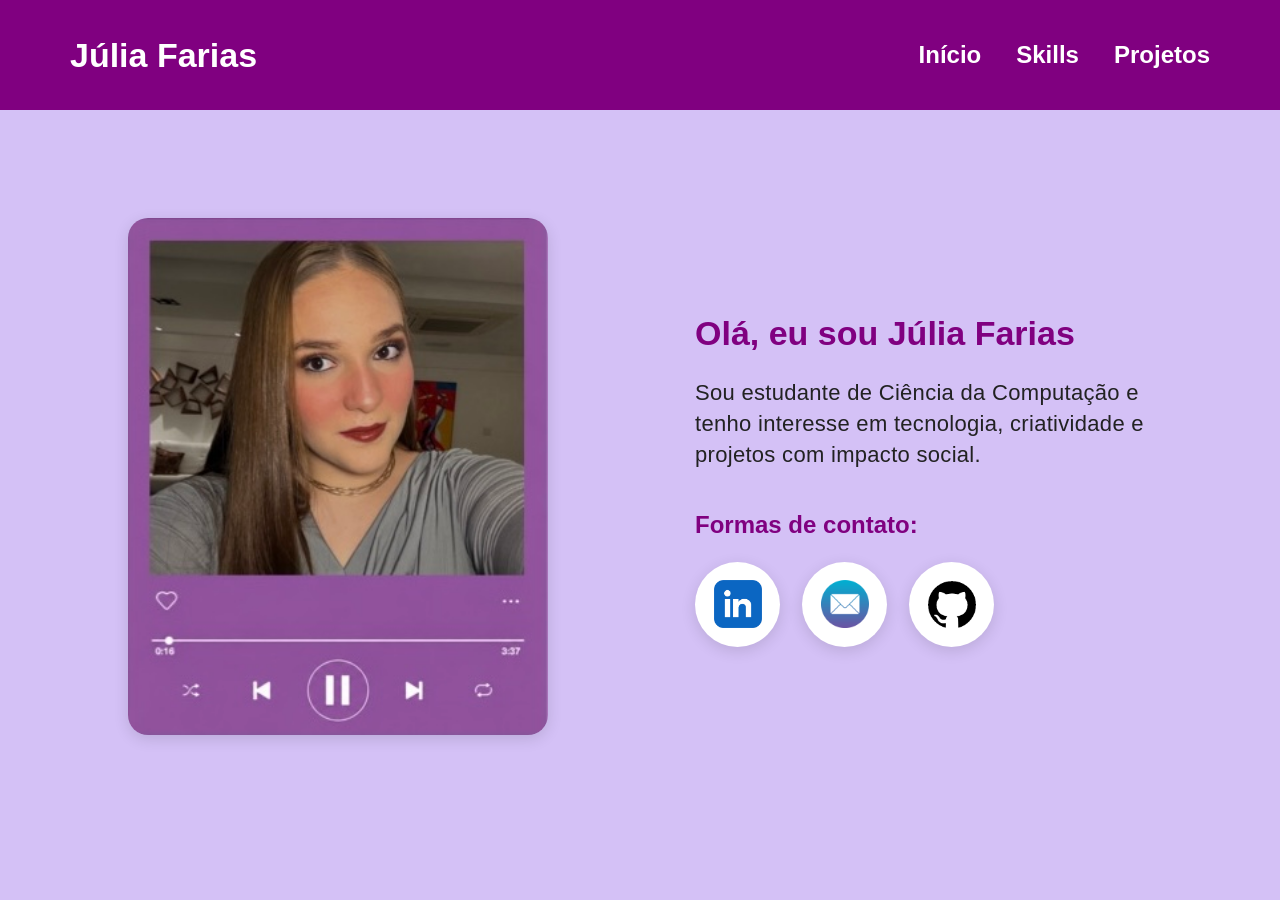
<file: index.html>
<!DOCTYPE html>
<html lang="pt-BR">
<head>
  <meta charset="UTF-8">
  <meta name="viewport" content="width=device-width, initial-scale=1.0">
  <title>Portfólio - Júlia Farias</title>
  <link rel="stylesheet" href="style.css">
</head>

<body>

  <header>
    <div class="interface">
      <h1>Júlia Farias</h1>

      <nav>
        <a href="index.html">Início</a>
        <a href="sobre.html">Skills</a>
        <a href="projetos.html">Projetos</a>
      </nav>
    </div>
  </header>

  <main class="pagina-inicial">
    <section class="hero">

      <div class="hero-imagem">
        <img src="imagens/agora1.jpg" alt="Foto de Júlia Farias">
      </div>

      <div class="texto-inicial">
        <h2>Olá, eu sou Júlia Farias</h2>

        <h3 id="saudacao"></h3>

        <p>
          Sou estudante de Ciência da Computação e tenho interesse em tecnologia,
          criatividade e projetos com impacto social.
        </p>

        <div class="contato-inicial">
          <h3>Formas de contato:</h3>

          <div class="baloes-contato">

            <a href="https://www.linkedin.com/in/juliafariasa/" target="_blank" class="balao-contato">
              <img src="imagens/linkedin.PNG" alt="LinkedIn">
            </a>

            <a href="mailto:jfa@cesar.school" target="_blank" class="balao-contato">
              <img src="imagens/email.PNG" alt="E-mail">
            </a>

            <a href="https://github.com/juliafariasa" target="_blank" class="balao-contato">
              <img src="imagens/github.PNG" alt="GitHub">
            </a>

          </div>
        </div>

      </div>

    </section>
  </main>
</file>
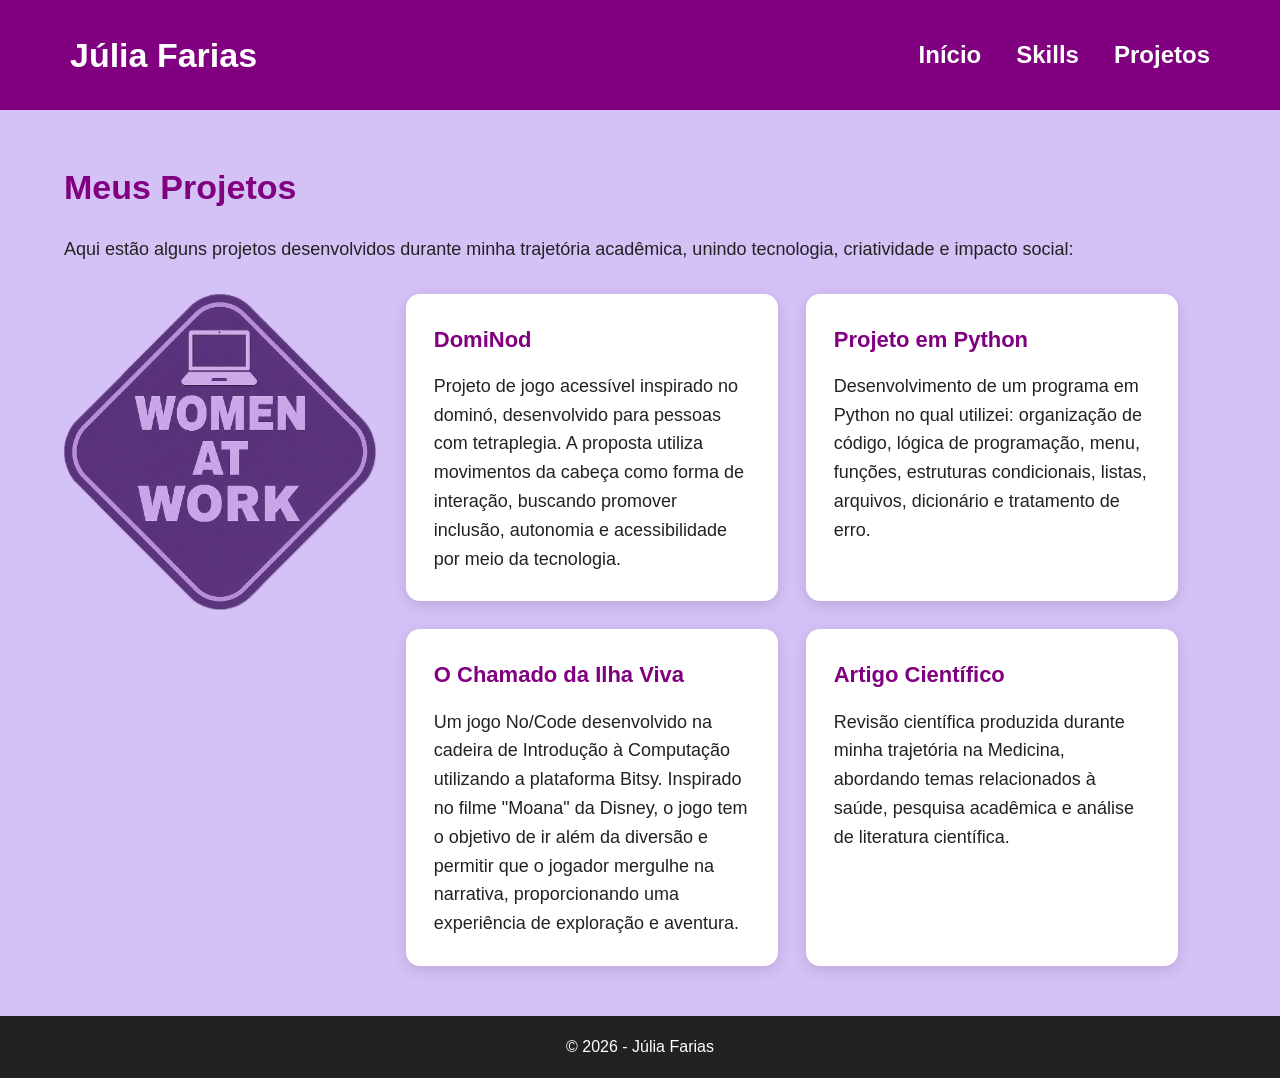
<file: projetos.html>
<!DOCTYPE html>
<html lang="pt-BR">
<head>
  <meta charset="UTF-8">
  <meta name="viewport" content="width=device-width, initial-scale=1.0">
  <title>Projetos - Júlia Farias</title>
  <link rel="stylesheet" href="style.css">
</head>

<body>

  <header>
    <div class="interface">
      <h1>Júlia Farias</h1>

      <nav>
        <a href="index.html">Início</a>
        <a href="sobre.html">Skills</a>
        <a href="projetos.html">Projetos</a>
      </nav>
    </div>
  </header>

  <main class="pagina-projetos">
    <h2>Meus Projetos</h2>

    <p>
      Aqui estão alguns projetos desenvolvidos durante minha trajetória acadêmica,
      unindo tecnologia, criatividade e impacto social:
    </p>

    <div class="area-projetos">

      <div class="foto-projetos">
        <img src="imagens/work1.png" alt="Foto dos projetos">
      </div>

      <section class="projetos-container">

        <a href="https://sites.google.com/cesar.school/grupo19/home" class="card-link" target="_blank">
          <article class="projeto-card">
            <h3>DomiNod</h3>
            <p>
              Projeto de jogo acessível inspirado no dominó, desenvolvido para pessoas com
              tetraplegia. A proposta utiliza movimentos da cabeça como forma de interação,
              buscando promover inclusão, autonomia e acessibilidade por meio da tecnologia.
            </p>
          </article>
        </a>

        <a href="https://github.com/GManzii/Projeto-hyrox-planner.git" class="card-link" target="_blank">
          <article class="projeto-card">
            <h3>Projeto em Python</h3>
            <p>
              Desenvolvimento de um programa em Python no qual utilizei: organização de código,
              lógica de programação, menu, funções, estruturas condicionais, listas, arquivos,
              dicionário e tratamento de erro.
            </p>
          </article>
        </a>

        <a href="https://isabela-melo-da-silva.itch.io/o-chamado-da-ilha-viva" class="card-link" target="_blank">
          <article class="projeto-card">
            <h3>O Chamado da Ilha Viva</h3>
            <p>
              Um jogo No/Code desenvolvido na cadeira de Introdução à Computação utilizando a plataforma Bitsy.
              Inspirado no filme "Moana" da Disney, o jogo tem o objetivo de ir além da diversão e permitir que o
              jogador mergulhe na narrativa, proporcionando uma experiência de exploração e aventura.
            </p>
          </article>
        </a>

        <a href="https://periodicos.unifesp.br/index.php/neurociencias/article/download/19850/14199/90715" class="card-link" target="_blank">
          <article class="projeto-card">
            <h3>Artigo Científico</h3>
            <p>
              Revisão científica produzida durante minha trajetória na Medicina, abordando
              temas relacionados à saúde, pesquisa acadêmica e análise de literatura científica.
            </p>
          </article>
        </a>

      </section>

    </div>
  </main>

  <footer>
    <p>&copy; 2026 - Júlia Farias</p>
  </footer>

</body>
</html>
</file>
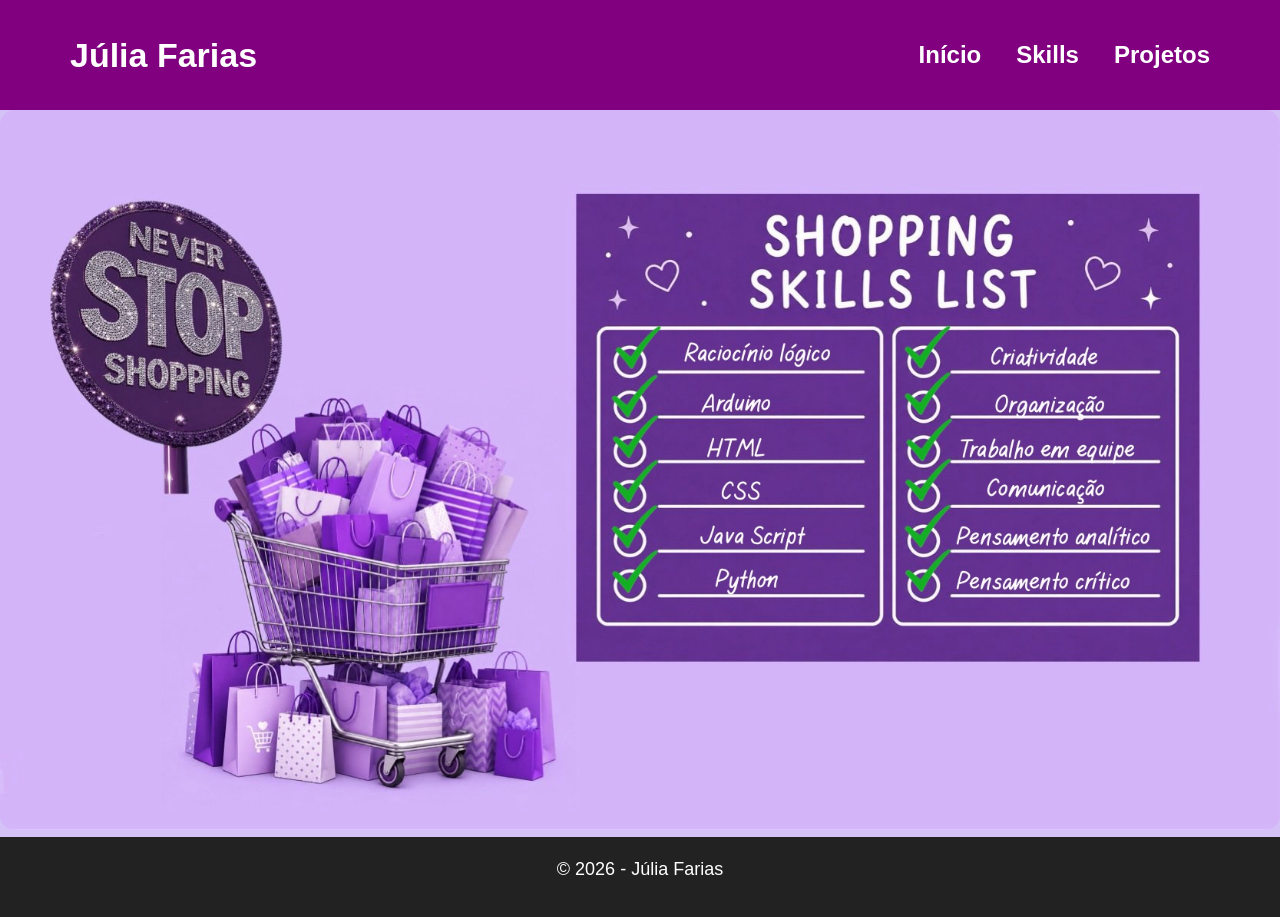
<file: sobre.html>
<!DOCTYPE html>
<html lang="pt-BR">
<head>
  <meta charset="UTF-8">
  <meta name="viewport" content="width=device-width, initial-scale=1.0">
  <title>Sobre mim - Júlia Farias</title>
  <link rel="stylesheet" href="style.css">
</head>

<body class="pagina-sobre">

  <header>
    <div class="interface">
      <h1>Júlia Farias</h1>

      <nav>
        <a href="index.html">Início</a>
        <a href="sobre.html">Skills</a>
        <a href="projetos.html">Projetos</a>
      </nav>
    </div>
  </header>

  <main class="sobre-imagem">
    <img src="imagens/pagina2.jpg" alt="Sobre mim">
  </main>

  <footer>
    <p>&copy; 2026 - Júlia Farias</p>
  </footer>

</body>
</html>
</file>
<file: style.css>
:root {
  --cor-principal: #800080;
  --cor-principal-escura: #5f005f;
  --cor-fundo: #D4C1F6;
  --cor-fundo-projetos: #f8f4ec;
  --cor-texto: #222222;
  --cor-card: #ffffff;
  --cor-sombra: rgba(0, 0, 0, 0.12);
}

* {
  margin: 0;
  padding: 0;
  box-sizing: border-box;
}

body {
  background-color: var(--cor-fundo);
  color: var(--cor-texto);
  font-family: Arial, Helvetica, sans-serif;
  line-height: 1.6;

  min-height: 100vh;
  display: flex;
  flex-direction: column;
}

/* ========================= */
/* CABEÇALHO */
/* ========================= */

header {
  background-color: var(--cor-principal);
  color: white;
  padding: 28px 0;
}

.interface {
  width: 100%;
  padding: 0 70px;

  display: flex;
  align-items: center;
  justify-content: space-between;
}

header h1 {
  font-size: 34px;
  color: white;
  margin: 0;
}

header nav {
  display: flex;
  gap: 35px;
  align-items: center;
}

header nav a {
  color: white;
  text-decoration: none;
  font-weight: bold;
  font-size: 24px;
}

header nav a:visited {
  color: white;
}

header nav a:hover {
  text-decoration: underline;
}

/* ========================= */
/* PÁGINA INICIAL - INDEX */
/* ========================= */

main.pagina-inicial {
  flex: 1;
  width: 100%;
  margin: 0;
  padding: 0;
}

.pagina-inicial .hero {
  width: 100%;
  min-height: calc(100vh - 168px);

  display: flex;
  align-items: center;
  justify-content: space-between;

  padding: 60px 90px;
  gap: 70px;

  background-color: var(--cor-fundo);
}

.pagina-inicial .hero-imagem {
  width: 45%;

  display: flex;
  justify-content: center;
  align-items: center;
}

.pagina-inicial .hero-imagem img {
  width: 420px;
  max-width: 100%;
  display: block;

  border-radius: 20px;
  box-shadow: 0 4px 15px var(--cor-sombra);
}

.pagina-inicial .texto-inicial {
  width: 45%;
  margin-left: auto;
}

.pagina-inicial .texto-inicial h2 {
  color: var(--cor-principal);
  font-size: 34px;
  margin-bottom: 15px;
}

/* Mensagem do JavaScript */
.pagina-inicial .texto-inicial #saudacao {
  color: var(--cor-principal-escura);
  font-size: 22px;
  font-weight: bold;
  margin-bottom: 18px;
}

.pagina-inicial .texto-inicial p {
  font-size: 22px;
  line-height: 1.4;
  max-width: 650px;
  margin-bottom: 16px;
  letter-spacing: 0.3px;
}

/* ========================= */
/* CONTATOS - SOMENTE INDEX */
/* ========================= */

.pagina-inicial .contato-inicial {
  margin-top: 35px;
}

.pagina-inicial .contato-inicial h3 {
  color: var(--cor-principal);
  font-size: 24px;
  margin-bottom: 18px;
}

.pagina-inicial .baloes-contato {
  display: flex;
  align-items: center;
  gap: 22px;
}

.pagina-inicial .balao-contato {
  width: 85px;
  height: 85px;

  display: flex;
  align-items: center;
  justify-content: center;

  background-color: white;
  border-radius: 50%;
  box-shadow: 0 4px 15px var(--cor-sombra);

  text-decoration: none;
  transition: 0.3s;
}

.pagina-inicial .balao-contato img {
  width: 48px;
  height: 48px;
  object-fit: contain;
  display: block;
}

.pagina-inicial .balao-contato:hover {
  transform: translateY(-5px);
}

/* ========================= */
/* PÁGINA DE PROJETOS */
/* ========================= */

main.pagina-projetos {
  flex: 1;
  width: 100%;
  max-width: none;
  margin: 0;
  padding: 50px 8% 50px 5%;

  background-color: var(--cor-fundo);
  border-radius: 0;
  box-shadow: none;
}

.pagina-projetos h2 {
  color: var(--cor-principal);
  font-size: 34px;
  margin-bottom: 20px;
}

.pagina-projetos > p {
  font-size: 18px;
  margin-bottom: 30px;
}

.pagina-projetos .area-projetos {
  display: flex;
  align-items: flex-start;
  gap: 30px;
}

.pagina-projetos .foto-projetos {
  width: 28%;
  min-width: 200px;
}

.pagina-projetos .foto-projetos img {
  width: 100%;
  display: block;
  border-radius: 10px;
}

.pagina-projetos .projetos-container {
  flex: 1;

  display: grid;
  grid-template-columns: repeat(2, 1fr);
  gap: 28px;
}

.pagina-projetos .card-link {
  text-decoration: none;
  color: inherit;
  display: block;
}

.pagina-projetos .card-link:visited {
  color: inherit;
}

.pagina-projetos .card-link:hover .projeto-card {
  transform: translateY(-5px);
}

.pagina-projetos .projeto-card {
  height: 100%;
  background-color: var(--cor-card);
  padding: 28px;
  border-radius: 14px;
  box-shadow: 0 4px 15px var(--cor-sombra);
  transition: 0.3s;
}

.pagina-projetos .projeto-card h3 {
  color: var(--cor-principal);
  font-size: 22px;
  margin-bottom: 15px;
  text-decoration: none;
}

.pagina-projetos .projeto-card p {
  color: var(--cor-texto);
  font-size: 18px;
  line-height: 1.6;
  text-decoration: none;
}

/* ========================= */
/* PÁGINA SOBRE / SKILLS */
/* ========================= */

main.pagina-sobre {
  flex: 1;
  width: 90%;
  max-width: 1100px;
  margin: 50px auto;
  padding: 35px;

  background-color: var(--cor-card);
  border-radius: 20px;
  box-shadow: 0 4px 15px var(--cor-sombra);
}

.pagina-sobre h2 {
  color: var(--cor-principal);
  font-size: 32px;
  margin-bottom: 20px;
}

.pagina-sobre h3 {
  color: var(--cor-principal-escura);
  font-size: 24px;
  margin-top: 25px;
  margin-bottom: 10px;
}

.pagina-sobre p {
  font-size: 18px;
  margin-bottom: 15px;
}

.pagina-sobre ul {
  margin-left: 25px;
  margin-bottom: 20px;
}

.pagina-sobre li {
  font-size: 18px;
  margin-bottom: 8px;
}

.pagina-sobre img {
  max-width: 100%;
  height: auto;
  border-radius: 15px;
}

/* ========================= */
/* RODAPÉ */
/* ========================= */

footer {
  background-color: #222222;
  color: white;
  text-align: center;
  padding: 18px 0;
}

/* ========================= */
/* RESPONSIVIDADE */
/* ========================= */

@media (max-width: 900px) {
  .interface {
    padding: 0 30px;
    flex-direction: column;
    gap: 15px;
  }

  header nav {
    gap: 20px;
  }

  header nav a {
    font-size: 20px;
  }

  .pagina-inicial .hero {
    flex-direction: column;
    text-align: center;
    padding: 40px 30px;
    gap: 35px;
  }

  .pagina-inicial .hero-imagem,
  .pagina-inicial .texto-inicial {
    width: 100%;
  }

  .pagina-inicial .texto-inicial {
    margin-left: 0;
  }

  .pagina-inicial .hero-imagem img {
    width: 320px;
  }

  .pagina-inicial .baloes-contato {
    justify-content: center;
  }

  main.pagina-projetos {
    padding: 40px 30px;
  }

  .pagina-projetos .area-projetos {
    flex-direction: column;
  }

  .pagina-projetos .foto-projetos {
    width: 100%;
    max-width: 320px;
    min-width: 0;
    margin: 0 auto;
  }

  .pagina-projetos .projetos-container {
    width: 100%;
    grid-template-columns: 1fr;
  }

  main.pagina-sobre {
    width: 90%;
    padding: 25px;
  }
}
</file>
